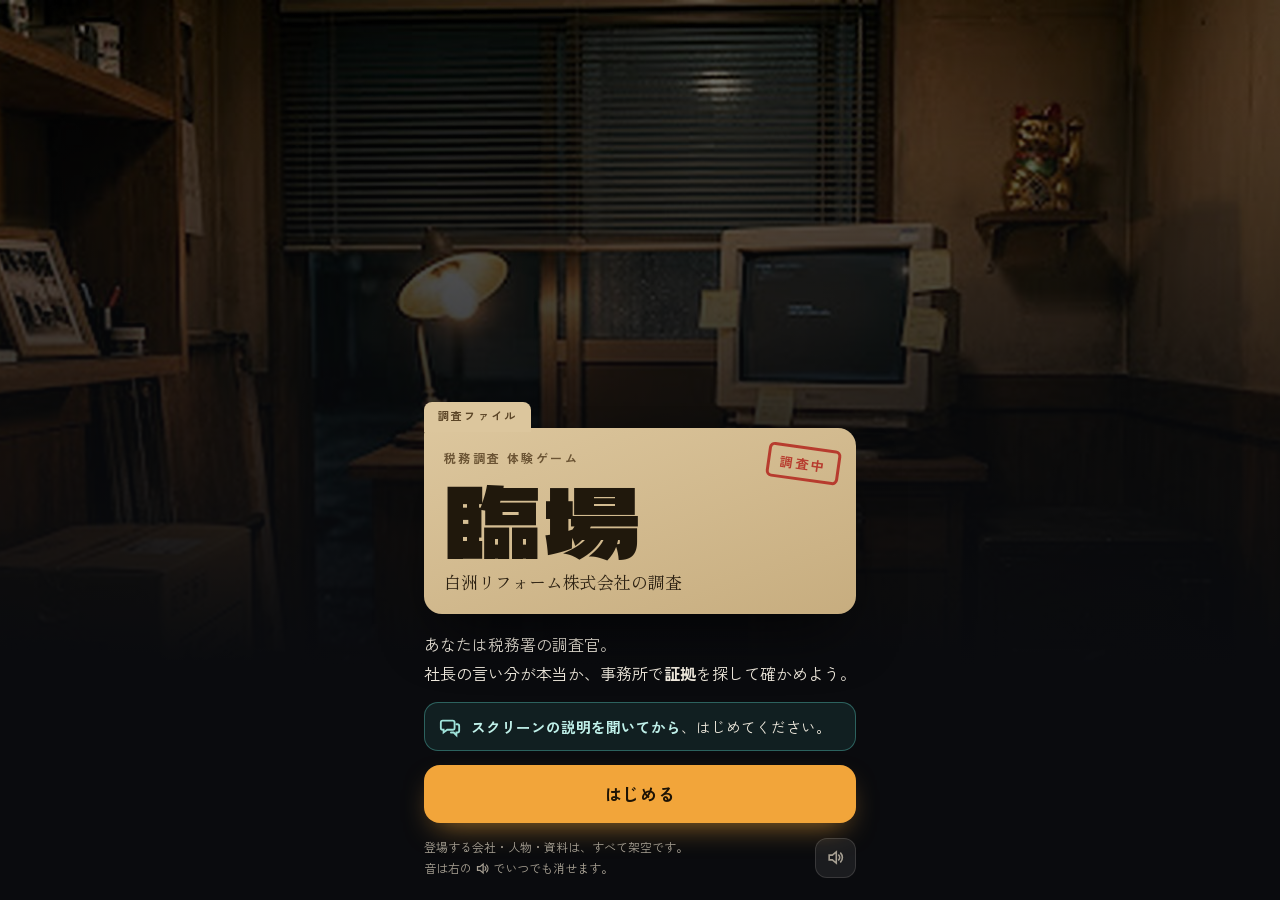
<file: index.html>
<!doctype html>
<html lang="ja">
<head>
<meta charset="utf-8">
<meta name="viewport" content="width=device-width,initial-scale=1,viewport-fit=cover">
<meta name="theme-color" content="#13161d">
<title>臨場 白洲リフォーム</title>
<meta name="description" content="会社の事務所で資料に当たりをつけ、社長の言い分を証拠で確かめる税務調査体験ゲーム（すべて架空）。">
<link rel="preconnect" href="https://fonts.googleapis.com">
<link rel="preconnect" href="https://fonts.gstatic.com" crossorigin>
<link rel="stylesheet" href="https://fonts.googleapis.com/css2?family=Dela+Gothic+One&family=Zen+Kaku+Gothic+New:wght@400;700&family=Zen+Kurenaido&family=Zen+Old+Mincho:wght@600&display=swap">
<link rel="stylesheet" href="css/app.css">
</head>
<body>
<header id="bar" hidden></header>
<main id="app"></main>
<div id="talkdim" hidden></div>
<div id="talk" hidden aria-live="polite"></div>
<div id="flash"></div>
<noscript><p style="padding:16px">このゲームを遊ぶには JavaScript をオンにしてください。</p></noscript>
<script src="js/case.js"></script>
<script src="js/audio.js"></script>
<script src="js/assets.js"></script>
<script src="js/vendor/three.min.js"></script>
<script src="js/scene3d.js"></script>
<script src="js/app.js"></script>
</body>
</html>
</file>
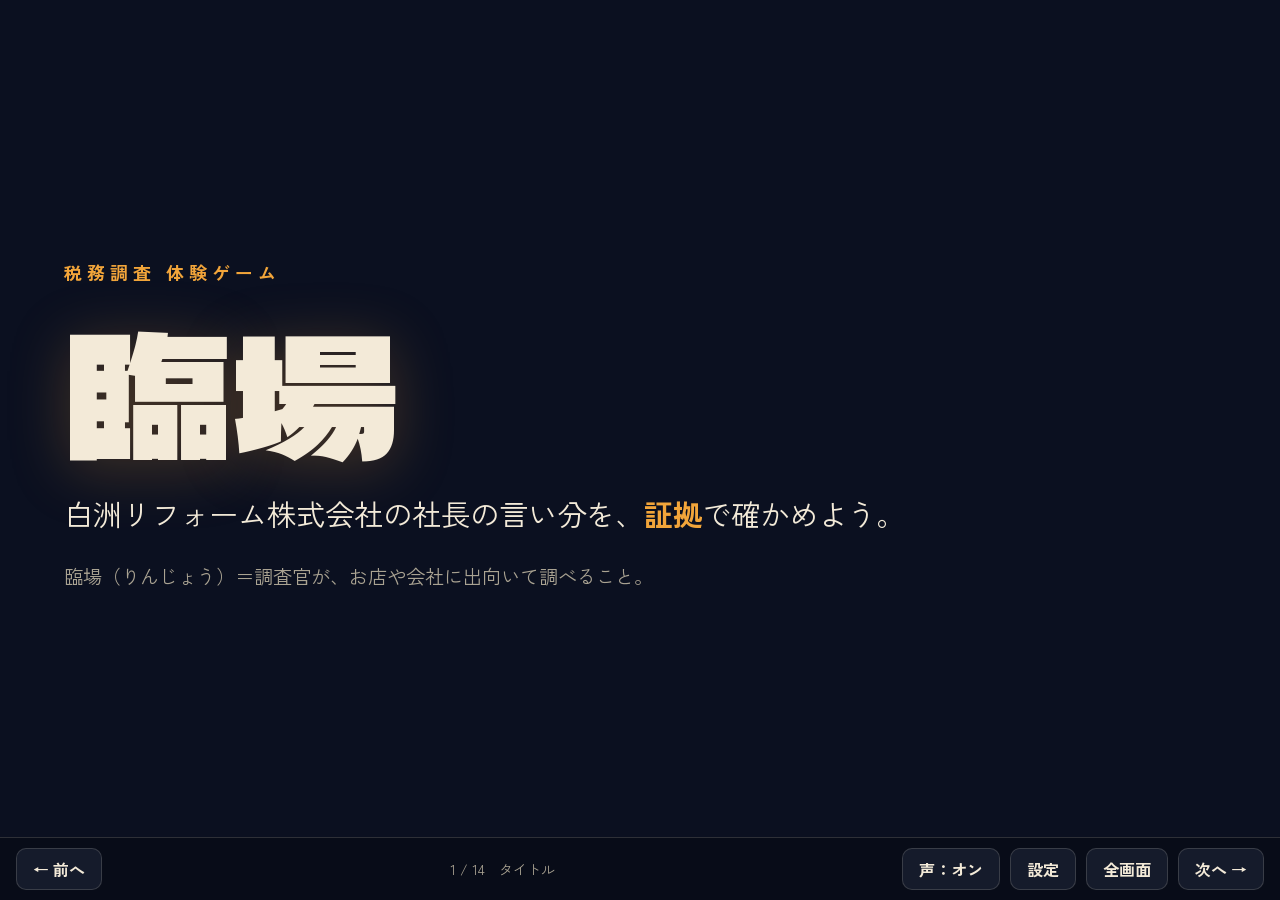
<file: host.html>
<!doctype html>
<html lang="ja">
<head>
<meta charset="utf-8">
<meta name="viewport" content="width=device-width,initial-scale=1,viewport-fit=cover">
<title>臨場 進行画面</title>
<link rel="preconnect" href="https://fonts.googleapis.com">
<link rel="preconnect" href="https://fonts.gstatic.com" crossorigin>
<link rel="stylesheet" href="https://fonts.googleapis.com/css2?family=Dela+Gothic+One&family=Zen+Kaku+Gothic+New:wght@400;700&family=Zen+Old+Mincho:wght@600&display=swap">
<style>
/* 投影用。司会がこの画面で全員に説明する。暗い1テーマに固定し、遠くからでも読める大きさにする */
:root{
  --night:#0b1020;--panel:#151b2b;--ink:#f3ead8;--dim:#aaa392;--amber:#f2a53a;--red:#e2553f;--teal:#4fb3a9;--paper:#f7f1e3;--paper-ink:#2b2620;--paper-dim:#776d5c;--paper-line:#d9cfba;--line:rgba(243,234,216,.16);
  --f-display:"Dela Gothic One","Hiragino Kaku Gothic StdN","Noto Sans JP",sans-serif;
  --f-body:"Zen Kaku Gothic New","Hiragino Sans","Noto Sans JP",system-ui,sans-serif;
  --f-paper:"Zen Old Mincho","Hiragino Mincho ProN","Noto Serif JP",serif;
  color-scheme:dark;
}
*{box-sizing:border-box}
[hidden]{display:none!important}
html,body{height:100%;margin:0}
body{background:var(--night);color:var(--ink);font-family:var(--f-body);display:flex;flex-direction:column;overflow:hidden}
button{font:inherit;color:inherit;cursor:pointer;border:0;background:none}
button:focus-visible{outline:3px solid var(--amber);outline-offset:3px}
.slide{display:none;flex:1;min-height:0;padding:4.5vh max(5vw,16px) 3vh;overflow:auto;flex-direction:column;gap:2.6vh;position:relative}
.slide.on{display:flex}
.slide>*{flex-shrink:0}
.kicker{font-size:clamp(12px,1.4vw,20px);letter-spacing:.28em;color:var(--amber);font-weight:700;margin:0}
h1{font-family:var(--f-display);font-weight:400;font-size:clamp(64px,13vw,200px);line-height:.95;margin:0;letter-spacing:.02em;text-shadow:0 8px 60px rgba(242,165,58,.25)}
h2{font-family:var(--f-display);font-weight:400;font-size:clamp(28px,4.4vw,68px);line-height:1.15;margin:0;letter-spacing:.02em}
h2 em{font-style:normal;color:var(--amber)}
.lead{font-size:clamp(18px,2.3vw,36px);line-height:1.6;margin:0}
.lead b,.big b{color:var(--amber)}
.center{justify-content:center}
.card{background:var(--panel);border:1px solid var(--line);border-radius:20px;padding:2.2vw;display:flex;flex-direction:column;gap:1vw;min-width:0}
.card h3{margin:0;font-size:clamp(20px,2.5vw,38px)}
.big{font-size:clamp(18px,2.2vw,34px);line-height:1.6;margin:0;padding-left:1.2em}
.note{font-size:clamp(14px,1.5vw,22px);color:var(--dim);margin:0;line-height:1.6}
.note b{color:var(--ink)}
.cols{display:grid;grid-template-columns:1fr 1fr;gap:3vw;align-items:start;min-height:0}
.fraud{display:grid;grid-template-columns:1fr 1fr;gap:2vw}
.fraud strong{font-family:var(--f-display);font-weight:400;font-size:clamp(24px,3.2vw,52px);color:var(--amber)}
/* 舞台 */
.stage{position:absolute;inset:0;background-size:cover;background-position:center 45%;filter:brightness(.42)}
.over{position:relative;display:flex;flex-direction:column;gap:2.4vh;flex:1;justify-content:flex-end}
.person{display:flex;gap:2vw;align-items:flex-end}
.person img{height:min(54vh,40vw);filter:drop-shadow(0 20px 40px rgba(0,0,0,.6))}
.person .card{flex:1;background:rgba(21,27,43,.9)}
/* 決算書 */
.paper{background:var(--paper);color:var(--paper-ink);border-radius:10px;padding:2vw;font-family:var(--f-paper)}
table.fs{width:100%;border-collapse:collapse;font-variant-numeric:tabular-nums;font-size:clamp(16px,1.9vw,30px)}
table.fs th,table.fs td{padding:.45em .4em;border-bottom:1px solid var(--paper-line);text-align:right;white-space:nowrap}
table.fs th:first-child{text-align:left;font-weight:600}
table.fs thead th{font-size:.7em;color:var(--paper-dim);font-family:var(--f-body)}
table.fs tr.sub th,table.fs tr.sub td{font-size:.85em;color:var(--paper-dim)}
table.fs tr.total th,table.fs tr.total td{border-top:2px solid var(--paper-ink);border-bottom:0;font-weight:700}
table.fs td.mark{color:#b2321f;font-weight:700;background:rgba(226,85,63,.12)}
.cap{font-size:clamp(12px,1.2vw,18px);color:var(--paper-dim);font-family:var(--f-body);margin:.8em 0 0}
.tancho{list-style:none;margin:0;padding:0;display:flex;flex-direction:column;gap:1.4vh}
.tancho li{padding:1.4vh 1.4vw;border-radius:14px;background:var(--panel);border-left:6px solid var(--amber);opacity:.18;transition:opacity .3s}
.tancho li.on{opacity:1}
.tancho b{display:block;font-size:clamp(18px,2.2vw,34px);color:var(--amber)}
.tancho span{font-size:clamp(14px,1.5vw,22px);color:#d7cfbf;line-height:1.5}
.step-btn{align-self:flex-start;padding:.6em 1.2em;border-radius:12px;background:var(--amber);color:#1b1206;font-weight:700;font-size:clamp(14px,1.5vw,22px)}
/* 言い分 */
.claims{display:flex;flex-direction:column;gap:1.8vh}
.claim{display:flex;gap:1.4vw;align-items:center;padding:1.8vh 1.6vw;border-radius:18px;background:#2a1916;border:1px solid rgba(226,85,63,.5)}
.cid{flex:none;display:grid;place-items:center;width:1.8em;height:1.8em;border-radius:.4em;background:var(--red);color:#fff;font-family:var(--f-display);font-size:clamp(20px,2.4vw,38px)}
.claim p{margin:0;font-family:var(--f-paper);font-size:clamp(20px,2.6vw,42px);line-height:1.45}
.boss-side{display:grid;grid-template-columns:auto 1fr;gap:3vw;align-items:end;flex:1;min-height:0}
.boss-side img{height:min(62vh,34vw);filter:drop-shadow(0 20px 40px rgba(0,0,0,.6))}
/* 進め方 */
.steps{list-style:none;margin:0;padding:0;display:flex;flex-direction:column;gap:1.6vh;counter-reset:s}
.steps li{counter-increment:s;display:grid;grid-template-columns:auto 1fr auto;gap:1.4vw;align-items:center;font-size:clamp(16px,2vw,32px);line-height:1.45;background:var(--panel);border:1px solid var(--line);border-radius:16px;padding:1.1vh 1.6vw}
.steps li::before{content:counter(s);font-family:var(--f-display);display:grid;place-items:center;width:1.8em;height:1.8em;border-radius:50%;background:var(--amber);color:#1b1206}
.steps b{color:var(--amber)}
.steps small{display:block;font-size:.62em;color:var(--dim);line-height:1.5}
.steps .min{font-family:var(--f-display);font-size:.8em;color:var(--dim)}
.consent{display:flex;gap:1.4vw;align-items:center;padding:1.6vh 1.6vw;border-radius:16px;border:2px solid var(--teal);background:rgba(79,179,169,.1)}
.consent b{color:#9fe3da}
/* QR */
.qrwrap{display:grid;grid-template-columns:auto 1fr;gap:4vw;align-items:center;flex:1;min-height:0}
.qr{background:#fff;padding:1.4vw;border-radius:18px;width:min(46vh,40vw);aspect-ratio:1;max-width:100%}
.qr svg{width:100%;height:100%;display:block}
.url{font-family:ui-monospace,Menlo,monospace;font-size:clamp(12px,1.4vw,22px);color:var(--dim);word-break:break-all}
/* タイマー */
.timer-wrap{display:grid;grid-template-columns:1.15fr 1fr;gap:3vw;align-items:center;flex:1;min-height:0}
.timer{font-family:var(--f-display);font-size:clamp(80px,16vw,260px);line-height:1;font-variant-numeric:tabular-nums;letter-spacing:.02em}
.timer.low{color:var(--red)}
.tbtns{display:flex;flex-wrap:wrap;gap:10px;margin-top:2vh}
.tbtns button{padding:.6em 1.2em;border-radius:12px;background:var(--panel);border:1px solid var(--line);font-size:clamp(14px,1.5vw,22px);font-weight:700}
.tbtns button.primary{background:var(--amber);color:#1b1206;border-color:var(--amber)}
.mini-claims{display:flex;flex-direction:column;gap:1.2vh}
.mini-claims div{display:flex;gap:1vw;align-items:center;font-family:var(--f-paper);font-size:clamp(16px,1.8vw,28px);line-height:1.4}
.mini-claims .cid{font-size:clamp(14px,1.5vw,24px)}
/* 答え合わせ */
.reveal-list{display:flex;flex-direction:column;gap:1.8vh}
.rv{display:grid;grid-template-columns:auto 1fr auto;gap:1.4vw;align-items:center;padding:1.6vh 1.6vw;border-radius:18px;background:var(--panel);border:1px solid var(--line)}
.rv .claim-t{font-family:var(--f-paper);font-size:clamp(18px,2.2vw,34px);line-height:1.4}
.rv .ans{grid-column:2/-1;display:none;flex-direction:column;gap:.6vh}
.rv.open .ans{display:flex}
.rv.open{border-color:var(--amber)}
.rv .ev{font-size:clamp(18px,2.2vw,34px);font-weight:700;color:var(--amber)}
.rv .why{font-size:clamp(14px,1.6vw,24px);color:#d7cfbf;line-height:1.55;margin:0}
.rv .boss{display:flex;gap:1vw;align-items:center;margin:0;font-family:var(--f-paper);font-size:clamp(14px,1.6vw,24px);color:#ffb3a6}
.rv .boss img{width:3em;height:3em;border-radius:12px;object-fit:cover;object-position:50% 8%;background:#2a1b17}
.rv button{padding:.5em 1.1em;border-radius:12px;background:var(--red);color:#fff;font-weight:700;font-size:clamp(14px,1.6vw,24px)}
.sum{display:grid;grid-template-columns:repeat(2,1fr);gap:2vw}
.sum .card strong{font-family:var(--f-display);font-weight:400;font-size:clamp(32px,5vw,80px);color:var(--amber);font-variant-numeric:tabular-nums}
.sum .card small{font-size:clamp(14px,1.6vw,24px);color:var(--dim)}
.flow3{display:grid;grid-template-columns:repeat(3,1fr);gap:2vw}
.flow3 .card strong{font-family:var(--f-display);font-weight:400;font-size:clamp(28px,4vw,64px);color:var(--amber)}
.flow3 .card small{font-size:clamp(14px,1.4vw,22px);color:var(--dim)}
/* 下のバー */
.bar{display:flex;align-items:center;gap:10px;padding:10px max(16px,env(safe-area-inset-right,0px)) calc(10px + env(safe-area-inset-bottom,0px)) max(16px,env(safe-area-inset-left,0px));border-top:1px solid var(--line);background:#080c18}
.bar button{padding:8px 16px;border-radius:10px;background:var(--panel);border:1px solid var(--line);font-weight:700}
.bar .count{flex:1;text-align:center;color:var(--dim);font-size:14px;font-variant-numeric:tabular-nums}
#cfg{position:fixed;inset:0;background:rgba(0,0,0,.7);display:grid;place-items:center;padding:16px}
#cfg>div{background:var(--panel);border:1px solid var(--line);border-radius:16px;padding:20px;width:min(36rem,100%);display:flex;flex-direction:column;gap:10px}
#cfg input{font:inherit;padding:10px;border-radius:8px;border:1px solid var(--line);background:#0b1020;color:var(--ink);width:100%}
@media (max-width:760px){.bar{gap:6px;padding-left:10px;padding-right:10px}.bar button{padding:8px 10px;white-space:nowrap;font-size:13px}#full{display:none}.bar .count{font-size:12px;white-space:nowrap;overflow:hidden;text-overflow:ellipsis;min-width:0}.qrwrap,.timer-wrap,.cols,.boss-side,.fraud,.sum,.flow3{grid-template-columns:1fr}.qr{width:min(70vw,320px)}.boss-side img,.person img{height:28vh}}
</style>
</head>
<body>
<!-- 1 -->
<section class="slide center" data-title="タイトル">
  <p class="kicker">税務調査 体験ゲーム</p>
  <h1>臨場</h1>
  <p class="lead">白洲リフォーム株式会社の社長の言い分を、<b>証拠</b>で確かめよう。</p>
  <p class="note">臨場（りんじょう）＝調査官が、お店や会社に出向いて調べること。</p>
</section>

<!-- 2 -->
<section class="slide" data-title="今日の仕事">
  <p class="kicker">MISSION</p>
  <h2>あなたは税務署の<em>調査官</em>です</h2>
  <p class="lead">会社のもうけ（<b>所得</b>）は「売上 − 経費」。もうけが大きいほど、税金も多くなります。<br>だから、こんなごまかしが起きることがあります。</p>
  <div class="fraud">
    <div class="card"><strong>売上除外</strong><p class="lead">売上を帳簿に書かずに隠す</p></div>
    <div class="card"><strong>架空経費</strong><p class="lead">ありもしない経費を足す</p></div>
  </div>
  <p class="note">これから出てくる会社・人物・資料は、すべて架空です。</p>
</section>

<!-- 3 -->
<section class="slide" data-title="今日の会社">
  <div class="stage" data-bg="office"></div>
  <div class="over">
    <p class="kicker">THE COMPANY</p>
    <div class="person"><img data-ch="boss_grin" alt="白洲社長">
      <div class="card"><h3>白洲リフォーム株式会社　白洲 守 社長</h3>
        <p class="lead">家の修理やリフォームをする小さな会社。お客さんには<b>現金で払う人</b>も多く、帳簿は<b>全部、社長が1人で</b>つけています。<br>今期の申告は「赤字」でした。</p></div></div>
  </div>
</section>

<!-- 4 -->
<section class="slide" data-title="端緒（不審な点）">
  <p class="kicker">STEP 0　端緒（たんちょ）</p>
  <h2>決算書から見える<em>不審な点</em></h2>
  <div class="cols">
    <div class="paper" id="statement"></div>
    <div style="display:flex;flex-direction:column;gap:1.6vh">
      <ul class="tancho" id="tancho"></ul>
      <button class="step-btn" id="tancho-next">次の点を見せる</button>
    </div>
  </div>
  <p class="note"><b>端緒</b>＝調べるきっかけになる、不審な点のこと。ここから「どこを調べるか」を考えます。</p>
</section>

<!-- 5 -->
<section class="slide" data-title="社長の言い分">
  <p class="kicker">THE CLAIMS</p>
  <h2>社長の<em>言い分</em>はこの3つ</h2>
  <div class="boss-side"><img data-ch="boss_smug" alt="白洲社長"><div class="claims" id="claims"></div></div>
  <p class="note">この言い分を<b>証拠でくずす</b>のが、今日のミッションです。</p>
</section>

<!-- 6 -->
<section class="slide" data-title="進め方">
  <p class="kicker">HOW TO PLAY</p>
  <h2>この順で進めます</h2>
  <ol class="steps">
    <li><span><b>作戦を立てる</b><small>事務所には資料が<b>約30点</b>。見られるのは1人<b>6点</b>まで。どの資料を見れば確かめられるか、<b>当たり</b>（見当）の付け方を班で相談する。</small></span><span class="min">3分</span></li>
    <li><span><b>調べる</b><small>相談しながら、各自のスマホで資料を見る。見つけたことはすぐ班に伝える。</small></span><span class="min">10分</span></li>
    <li><span><b>代表が示す</b><small>見つけたことを持ち寄り、<b>代表</b>が言い分ごとに決め手の資料を1つ選んで、社長に示す。</small></span><span class="min">5分</span></li>
    <li><span><b>答え合わせ</b><small>この画面で、決め手になった証拠を確かめます。</small></span><span class="min">5分</span></li>
  </ol>
  <div class="consent"><p class="lead" style="font-size:clamp(16px,1.9vw,30px)">見るときは、まず社長に<b>お願いして承諾をもらいます</b>。<br><span class="note">これはゲームです。実際の税務調査でも、書類を見せてもらう・机や金庫を開けてもらうときは、必ず相手の<b>明示の承諾</b>を得ます。調査官が勝手に開けたり、お金に触れたりはしません。</span></p></div>
</section>

<!-- 7 -->
<section class="slide" data-title="QRを読み取る">
  <p class="kicker">JOIN</p>
  <h2>スマホでQRを読み取ってください</h2>
  <div class="qrwrap">
    <div class="qr" id="qr"></div>
    <div style="display:flex;flex-direction:column;gap:2vh;min-width:0">
      <p class="lead">開いたら<b>「はじめる」</b>を押し、「事務所に入る」まで進みます。</p>
      <p class="lead">音が出ます。消したいときは、画面右上の<b>音のボタン</b>を押してください。</p>
      <div class="url" id="url"></div>
    </div>
  </div>
</section>

<!-- 8 -->
<section class="slide" data-title="作戦タイム" data-min="3">
  <p class="kicker">1　STRATEGY</p>
  <h2>作戦タイム：どの資料を見る？</h2>
  <div class="timer-wrap">
    <div><div class="timer">03:00</div><div class="tbtns"></div></div>
    <div class="card"><h3>班で相談しよう</h3><ol class="big">
      <li>スマホで<b>資料の一覧</b>をながめる（まだ見ない）</li>
      <li>言い分ごとに「<b>どんな資料なら</b>確かめられる？」</li>
      <li><b>だれが、どれを見るか</b>決める。気になる資料に★</li></ol></div>
  </div>
</section>

<!-- 9 -->
<section class="slide" data-title="調べる" data-min="10">
  <p class="kicker">2　INVESTIGATION</p>
  <h2>調べる（1人6点まで）</h2>
  <div class="timer-wrap">
    <div><div class="timer">10:00</div><div class="tbtns"></div></div>
    <div class="card"><h3>社長の言い分</h3><div class="mini-claims"></div>
      <p class="note">見つけたことは<b>すぐ班に伝えて</b>、次に見る資料を決め直そう。迷ったらスマホの<b>「ヒント」</b>へ。</p></div>
  </div>
</section>

<!-- 9 -->
<section class="slide" data-title="代表が示す" data-min="5">
  <p class="kicker">3　DISCUSSION</p>
  <h2>持ち寄って、代表が資料を示す</h2>
  <div class="timer-wrap">
    <div><div class="timer">05:00</div><div class="tbtns"></div></div>
    <div class="card"><h3>やること</h3><ol class="big">
      <li>1人ずつ、見つけたことを<b>読み上げる</b></li>
      <li><b>代表を1人</b>決める<br><span class="note">決まらなければ、誕生日がいちばん近い人</span></li>
      <li>代表が言い分ごとに<b>資料を1つ</b>選び、「社長に示す」</li></ol></div>
  </div>
</section>

<!-- 10 -->
<section class="slide" data-title="答え合わせ">
  <p class="kicker">4　ANSWER</p>
  <h2>答え合わせ</h2>
  <div class="reveal-list" id="reveal"></div>
</section>

<!-- 11 -->
<section class="slide" data-title="結果">
  <p class="kicker">RESULT</p>
  <h2>白洲社長が隠していたもの</h2>
  <div class="sum">
    <div class="card"><small>売上除外（現金でもらった工事 6件）</small><strong>180万円</strong></div>
    <div class="card"><small>架空経費（海野工業への外注費 8回）</small><strong>240万円</strong></div>
    <div class="card"><small>申告した所得</small><strong style="color:var(--ink)">−40万円</strong></div>
    <div class="card"><small>正しい所得</small><strong>380万円</strong></div>
  </div>
  <p class="note">実際には、このあと正しい所得と税額を計算し直す手続きに進みます。</p>
</section>

<!-- 12 -->
<section class="slide" data-title="今日体験した仕事">
  <p class="kicker">OUR WORK</p>
  <h2>今日体験した仕事</h2>
  <div class="flow3">
    <div class="card"><strong>端緒</strong><small>たんちょ</small><p class="lead">決算書から<b>不審な点</b>に気づく</p></div>
    <div class="card"><strong>当たり</strong><small>あたり</small><p class="lead">どこに証拠がありそうか<b>見当をつける</b></p></div>
    <div class="card"><strong>立証</strong><small>りっしょう</small><p class="lead">言い逃れできない<b>証拠で示す</b></p></div>
  </div>
  <p class="lead">たくさんの資料から、<b>当たりをつけて</b>見る資料をしぼり、<b>班で伝え合う</b>ことで証拠がつながりました。</p>
  <p class="note">実際の調査でも、書類を見せてもらうときは必ず相手の<b>明示の承諾</b>を得ます。</p>
</section>

<!-- 13 -->
<section class="slide center" data-title="おわり">
  <h2 style="font-size:clamp(36px,7vw,110px)">ありがとうございました</h2>
  <p class="lead">登場した会社・人物・資料は、すべて架空です。</p>
</section>

<div class="bar">
  <button id="prev">← 前へ</button>
  <div class="count" id="count"></div>
  <button id="voice">声：オン</button>
  <button id="cfg-open">設定</button>
  <button id="full">全画面</button>
  <button id="next">次へ →</button>
</div>
<div id="cfg" hidden><div>
  <b>参加者が開くURL</b>
  <input id="cfg-url" type="url" inputmode="url">
  <p class="note">QRに使うURLです。ふつうは変える必要はありません。</p>
  <div style="display:flex;gap:8px;justify-content:flex-end"><button id="cfg-cancel">やめる</button><button id="cfg-save" style="color:var(--amber)">保存</button></div>
</div></div>

<script src="js/vendor/qrcode.js"></script>
<script src="js/case.js"></script>
<script src="js/assets.js"></script>
<script>
(function(){
  "use strict";
  const $=id=>document.getElementById(id);
  const C=window.CASE, A=window.ASSETS||{bg:{},ch:{}};
  const esc=t=>String(t).replace(/[&<>"]/g,c=>({"&":"&amp;","<":"&lt;",">":"&gt;",'"':"&quot;"}[c]));
  const strip=h=>String(h).replace(/<[^>]+>/g,"");
  const DEFAULT_URL="https://08032999026kon-cmyk.github.io/tax-audit-app-2/";

  /* 画像 */
  document.querySelectorAll("[data-bg]").forEach(el=>{const b=A.bg[el.dataset.bg];if(b)el.style.backgroundImage=`url('${b.src}')`;});
  document.querySelectorAll("[data-ch]").forEach(el=>{const c=A.ch[el.dataset.ch];if(c)el.src=c.src;});

  /* 声（voice/<id>.mp3 があれば流す） */
  let voiceOn=true,vEl=null;
  try{voiceOn=localStorage.getItem("rinjo-host:voice")!=="off";}catch(e){}
  function voice(id){if(vEl){try{vEl.pause();}catch(e){}vEl=null;}if(!id||!voiceOn)return;try{vEl=new Audio(`voice/${id}.mp3`);const p=vEl.play();p&&p.catch&&p.catch(()=>{});}catch(e){}}
  function paintVoice(){$("voice").textContent=voiceOn?"声：オン":"声：オフ";}
  $("voice").onclick=()=>{voiceOn=!voiceOn;try{localStorage.setItem("rinjo-host:voice",voiceOn?"on":"off");}catch(e){}if(!voiceOn)voice(null);paintVoice();};
  paintVoice();

  /* 端緒・言い分 */
  $("statement").innerHTML=C.statement;
  $("tancho").innerHTML=C.tancho.map(t=>`<li><b>${esc(t.big)}</b><span>${esc(t.text)}</span></li>`).join("");
  let tn=0;
  function paintTancho(){[...$("tancho").children].forEach((li,i)=>li.classList.toggle("on",i<tn));$("tancho-next").hidden=tn>=C.tancho.length;}
  $("tancho-next").onclick=()=>{tn++;paintTancho();};
  paintTancho();
  $("claims").innerHTML=C.claims.map(c=>`<div class="claim"><span class="cid">${c.id}</span><p>「${esc(c.text)}」</p></div>`).join("");
  document.querySelectorAll(".mini-claims").forEach(el=>el.innerHTML=C.claims.map(c=>`<div><span class="cid">${c.id}</span>「${esc(c.short)}」</div>`).join(""));

  /* 答え合わせ（1つずつ開く） */
  $("reveal").innerHTML=C.claims.map(c=>`<div class="rv" data-c="${c.id}"><span class="cid">${c.id}</span><span class="claim-t">「${esc(c.text)}」</span><button>答えを見る</button>
    <div class="ans"><span class="ev">決め手：${c.ok.map(id=>esc(C.doc(id).name)).join(" ／ ")}</span><p class="why">${esc(c.why)}</p>
    <p class="boss"><img data-ch="boss_panic" alt="">「${esc(c.win)}」</p></div></div>`).join("");
  $("reveal").querySelectorAll(".rv").forEach(rv=>{const b=rv.querySelector("button");b.onclick=()=>{rv.classList.add("open");b.hidden=true;rv.scrollIntoView({block:"nearest",behavior:"smooth"});voice(`boss_win_${rv.dataset.c}`);};});
  document.querySelectorAll("#reveal [data-ch]").forEach(el=>{const c=A.ch[el.dataset.ch];if(c)el.src=c.src;});

  /* QR */
  function gameUrl(){
    try{const s=localStorage.getItem("rinjo-host:url");if(s)return s;}catch(e){}
    if(/^https?:/.test(location.protocol)&&!/claude/.test(location.host)) return new URL("index.html",location.href).href.replace(/index\.html$/,"");
    return DEFAULT_URL;
  }
  function drawQr(){
    const u=gameUrl();$("url").textContent=u;const el=$("qr");
    if(typeof qrcode!=="function"){el.textContent=u;return;}
    const q=qrcode(0,"M");q.addData(u);q.make();el.innerHTML=q.createSvgTag({cellSize:4,margin:2,scalable:true});
  }
  drawQr();

  /* タイマー（スライドごと） */
  const fmt=s=>`${String(Math.floor(s/60)).padStart(2,"0")}:${String(s%60).padStart(2,"0")}`;
  document.querySelectorAll("[data-min]").forEach(sl=>{
    const total=+sl.dataset.min*60;let left=total,tid=null;
    const tEl=sl.querySelector(".timer"),bx=sl.querySelector(".tbtns");
    bx.innerHTML=`<button class="primary" data-t="start">スタート</button><button data-t="pause">一時停止</button><button data-t="plus">＋1分</button><button data-t="minus">−1分</button><button data-t="reset">リセット</button>`;
    const paint=()=>{tEl.textContent=fmt(left);tEl.classList.toggle("low",left<=60);};
    const stop=()=>{clearInterval(tid);tid=null;};
    const act={start(){if(tid)return;tid=setInterval(()=>{left=Math.max(0,left-1);paint();if(!left)stop();},1000);},pause:stop,plus(){left+=60;paint();},minus(){left=Math.max(0,left-60);paint();},reset(){stop();left=total;paint();}};
    bx.addEventListener("click",e=>{const b=e.target.closest("[data-t]");if(b)act[b.dataset.t]();});
    paint();
  });

  /* スライド */
  const slides=[...document.querySelectorAll(".slide")];let at=0;
  try{at=Math.min(slides.length-1,Math.max(0,+sessionStorage.getItem("rinjo-host:at")||0));}catch(e){}
  function show(n){at=Math.max(0,Math.min(slides.length-1,n));slides.forEach((s,i)=>s.classList.toggle("on",i===at));voice(null);
    $("count").textContent=innerWidth<760?`${at+1}/${slides.length}`:`${at+1} / ${slides.length}　${slides[at].dataset.title}`;try{sessionStorage.setItem("rinjo-host:at",at);}catch(e){}}
  show(at);
  $("prev").onclick=()=>show(at-1);$("next").onclick=()=>show(at+1);
  addEventListener("keydown",e=>{if(e.target.tagName==="INPUT")return;if(["ArrowRight","PageDown"].includes(e.key)){show(at+1);e.preventDefault();}if(["ArrowLeft","PageUp"].includes(e.key)){show(at-1);e.preventDefault();}});
  $("full").onclick=()=>{try{document.fullscreenElement?document.exitFullscreen():document.documentElement.requestFullscreen();}catch(e){}};

  /* 設定 */
  $("cfg-open").onclick=()=>{$("cfg-url").value=gameUrl();$("cfg").hidden=false;};
  $("cfg-cancel").onclick=()=>{$("cfg").hidden=true;};
  $("cfg-save").onclick=()=>{try{localStorage.setItem("rinjo-host:url",$("cfg-url").value.trim());}catch(e){}$("cfg").hidden=true;drawQr();};
})();
</script>
</body>
</html>
</file>
<file: css/app.css>
/* 臨場 v4 ― 司会主導。スクリーンで説明 → 各自が当たりをつけて調べる → 班で相談 → 答え合わせ（暗い机に紙の資料。1テーマ固定） */
:root{
  --desk:#13161d; --desk-2:#1b2029; --desk-3:#242a35;
  --ink:#f1ebdf; --dim:#a7a093; --line:rgba(241,235,223,.14);
  --amber:#f2a53a; --amber-ink:#1d1305; --red:#e2553f; --teal:#4fb3a9; --violet:#8f8cf0;
  --paper:#f7f2e6; --paper-2:#efe7d4; --paper-ink:#2a251e; --paper-dim:#776d5c; --paper-line:#d9cfba;
  --f-ui:"Zen Kaku Gothic New","Hiragino Sans","Noto Sans JP",system-ui,sans-serif;
  --f-doc:"Zen Old Mincho","Hiragino Mincho ProN","Noto Serif JP",serif;
  --f-hand:"Zen Kurenaido","Klee One","Hiragino Maru Gothic ProN",cursive;
  --f-disp:"Dela Gothic One","Hiragino Kaku Gothic StdN",sans-serif;
  --gx:max(16px,env(safe-area-inset-left,0px)); --gy:max(16px,env(safe-area-inset-right,0px));
  --top:calc(10px + env(safe-area-inset-top,0px)); --bot:calc(14px + env(safe-area-inset-bottom,0px));
  --role:var(--amber);
  color-scheme:dark;
}
*{box-sizing:border-box}
[hidden]{display:none!important}
html,body{height:100%;margin:0}
body{background:var(--desk);color:var(--ink);font-family:var(--f-ui);font-size:16px;line-height:1.65;-webkit-tap-highlight-color:transparent;touch-action:manipulation;-webkit-text-size-adjust:100%;
  background-image:radial-gradient(120% 80% at 50% -10%,#232a38 0%,transparent 60%),radial-gradient(80% 60% at 100% 110%,#1d1a16 0%,transparent 60%);background-attachment:fixed}
button{font:inherit;color:inherit;border:0;background:none;padding:0;cursor:pointer}
button:focus-visible{outline:2px solid var(--amber);outline-offset:3px}
b{font-weight:700}
.wrap{max-width:34rem;margin:0 auto;padding:0 var(--gx)}


/* ---------- ボタン・小物 ---------- */
.btn{display:flex;flex-direction:column;align-items:center;justify-content:center;gap:2px;width:100%;min-height:58px;padding:12px 18px;border-radius:16px;font-weight:700;font-size:17px;letter-spacing:.04em;transition:transform .12s ease,opacity .2s}
.btn:active{transform:scale(.97)}
.btn-main{background:var(--amber);color:var(--amber-ink);box-shadow:0 12px 30px -12px rgba(242,165,58,.7)}
.btn-red{background:var(--red);color:#fff;box-shadow:0 12px 30px -12px rgba(226,85,63,.7)}
.btn-ghost{background:rgba(255,255,255,.06);border:1px solid var(--line)}
.btn[disabled]{background:rgba(255,255,255,.08);color:var(--dim);box-shadow:none;pointer-events:none;border:0}
.btn small{font-weight:400;font-size:12px;opacity:.8;letter-spacing:0}
.ib{position:relative;display:inline-flex;align-items:center;justify-content:center;gap:5px;height:40px;min-width:40px;padding:0 10px;border-radius:12px;background:rgba(255,255,255,.07);border:1px solid var(--line);font-size:13px;font-weight:700}
.ib svg{width:19px;height:19px;flex:none}
.ib.off{color:var(--dim)}
.ib.hint{background:rgba(242,165,58,.14);border-color:rgba(242,165,58,.45);color:#ffd08a}
.ib .badge{position:absolute;top:-6px;right:-6px;min-width:19px;height:19px;padding:0 5px;border-radius:999px;background:var(--amber);color:var(--amber-ink);font-size:11px;display:grid;place-items:center}
.rt{display:inline-grid;place-items:center;width:26px;height:26px;border-radius:8px;background:var(--c);color:#fff;font-weight:700;font-size:13px;flex:none}
.eyebrow{font-size:12px;letter-spacing:.18em;color:var(--amber);font-weight:700;margin:0}
h1,h2,h3{margin:0;font-weight:700;line-height:1.35}
.empty{color:var(--dim);font-size:14px}
.back{color:var(--dim);font-size:14px;font-weight:700;padding:8px 0}
.top-row{display:flex;justify-content:space-between;align-items:center;margin-bottom:6px}

/* ---------- 画面の骨組み ---------- */
.screen{min-height:100dvh;padding-top:calc(var(--top) + 74px);padding-bottom:calc(var(--bot) + 110px);animation:scrIn .35s ease}
.screen.plain{padding-top:var(--top)}
@keyframes scrIn{from{opacity:0;transform:translateY(6px)}}
#bar{position:fixed;left:0;right:0;top:0;z-index:20;padding:var(--top) var(--gx) 10px;background:rgba(19,22,29,.96);backdrop-filter:blur(8px);-webkit-backdrop-filter:blur(8px);border-bottom:1px solid var(--line)}
#bar .row{max-width:34rem;margin:0 auto;display:flex;align-items:center;gap:8px}
#bar .where{flex:1;min-width:0;display:flex;align-items:baseline;gap:8px;white-space:nowrap;overflow:hidden}
#bar .sn{font-family:var(--f-disp);font-size:15px;color:var(--amber);letter-spacing:.04em}
#bar .sn i{font-style:normal;font-family:var(--f-ui);font-size:11px;color:var(--dim);margin-left:2px}
#bar .nm{font-weight:700;font-size:16px;overflow:hidden;text-overflow:ellipsis}
#bar .me{display:flex;gap:3px}
#bar .me .rt{width:22px;height:22px;font-size:11px;border-radius:6px}
.segs{max-width:34rem;margin:9px auto 0;display:grid;grid-template-columns:repeat(5,1fr);gap:4px}
.segs i{height:4px;border-radius:2px;background:rgba(255,255,255,.12)}
.segs i.on{background:var(--amber)}
@media (max-width:370px){.ib.hint span{display:none}#bar .me{display:none}}

/* いまやること（どの画面も同じ形） */
.mission{margin:4px 0 18px}
.mission h1{font-size:clamp(22px,6.4vw,27px);line-height:1.4;letter-spacing:.01em}
.mission h1 em{font-style:normal;color:var(--amber);background:linear-gradient(transparent 62%,rgba(242,165,58,.28) 62%)}
.mission p{margin:8px 0 0;font-size:15px;color:#cfc8ba;line-height:1.7}
.mission b{color:#ffd08a}

/* 下の大きなボタン */
.cta{position:fixed;left:0;right:0;bottom:0;z-index:15;padding:16px var(--gx) var(--bot);background:linear-gradient(0deg,var(--desk) 72%,rgba(19,22,29,0))}
.cta .in{max-width:34rem;margin:0 auto;display:flex;gap:8px}
.cta .btn-ghost:first-child:not(:only-child){flex:0 0 auto;width:auto;padding:0 18px}

/* ---------- タイトル ---------- */
#title{display:flex;flex-direction:column;justify-content:flex-end;min-height:100dvh;padding:var(--top) 0 calc(var(--bot) + 8px);position:relative;overflow:hidden}
#title .bg{position:absolute;inset:0;background-size:cover;background-position:58% 40%;filter:brightness(.5) saturate(.95)}
#title .bg::after{content:"";position:absolute;inset:0;background:linear-gradient(180deg,rgba(19,22,29,0) 0%,rgba(19,22,29,.6) 42%,var(--desk) 74%)}
#title .wrap{position:relative;display:flex;flex-direction:column;gap:14px}
.file{position:relative;padding:20px 20px 18px;border-radius:6px 18px 18px 18px;background:linear-gradient(160deg,#dcc69d,#c7ad7f);color:#2c2112;box-shadow:0 30px 60px -20px rgba(0,0,0,.7)}
.file::before{content:"調査ファイル";position:absolute;left:0;top:-26px;height:26px;padding:4px 14px 0;border-radius:8px 8px 0 0;background:#dcc69d;font-size:11px;letter-spacing:.2em;font-weight:700;color:#5b4527}
.file .kick{margin:0;font-size:12px;letter-spacing:.2em;font-weight:700;color:#6b5434}
.file h1{font-family:var(--f-disp);font-weight:400;font-size:clamp(60px,20vw,96px);line-height:1.05;letter-spacing:.04em;color:#20180c}
.file .case{font-family:var(--f-doc);font-size:17px}
.file .stamp{position:absolute;right:16px;top:18px;transform:rotate(8deg);padding:4px 10px;border:3px solid #b3261e;color:#b3261e;font-weight:700;letter-spacing:.2em;font-size:13px;border-radius:6px;opacity:.85}
.lead{font-size:16px;line-height:1.8;margin:2px 0 0}
.t-foot{font-size:12px;color:var(--dim);line-height:1.7;display:flex;gap:12px;align-items:center;justify-content:space-between}

/* ---------- 紙の資料 ---------- */
/* ---------- 紙の資料 ---------- */
.paper{position:relative;background:var(--paper);color:var(--paper-ink);border-radius:6px;padding:18px 16px 16px;font-family:var(--f-doc);
  box-shadow:0 1px 0 rgba(255,255,255,.6) inset,0 24px 50px -24px rgba(0,0,0,.8),0 2px 6px rgba(0,0,0,.25);
  background-image:linear-gradient(transparent 0,transparent 100%),radial-gradient(120% 90% at 0% 0%,rgba(255,255,255,.5),transparent 60%)}
.paper::after{content:"";position:absolute;inset:0;border-radius:inherit;pointer-events:none;box-shadow:inset 0 0 40px rgba(120,90,40,.12)}
.paper h3{font-family:var(--f-doc);font-size:18px;margin-bottom:10px}
.paper .tag{position:absolute;right:12px;top:-12px}
.paper p{margin:8px 0 0}
.cap{font-size:12px;color:var(--paper-dim);font-family:var(--f-ui)}
table.fs,table.ledger{width:100%;border-collapse:collapse;font-variant-numeric:tabular-nums;font-size:15px}
table.fs th,table.fs td{padding:9px 6px;border-bottom:1px solid var(--paper-line);text-align:right;white-space:nowrap}
table.fs th:first-child{text-align:left;font-weight:600}
table.fs thead th{font-size:12px;color:var(--paper-dim);font-weight:600;font-family:var(--f-ui)}
table.fs tr.sub th,table.fs tr.sub td{font-size:13px;color:var(--paper-dim)}
table.fs tr.total th,table.fs tr.total td{border-top:2px solid var(--paper-ink);border-bottom:0;font-weight:700}
table.fs.small{font-size:13px;margin-top:10px}
table.fs.small td{text-align:left}
table.ledger caption{text-align:left;font-weight:700;padding-bottom:6px}
table.ledger th,table.ledger td{padding:7px 6px;border-bottom:1px solid var(--paper-line);text-align:left;font-size:14px}
table.ledger th{font-size:12px;color:var(--paper-dim);font-family:var(--f-ui);font-weight:600}
table.ledger td:nth-child(n+3){text-align:right}
table.ledger.shift td:nth-child(n+2){text-align:center}
tr.hl td{background:rgba(226,85,63,.1);font-weight:700}
.hand,.hand *{font-family:var(--f-hand)!important}

.web{margin-top:14px;border:1px solid var(--paper-line);border-radius:8px;overflow:hidden;background:#fff;font-family:var(--f-ui)}
.web-bar{font-size:11px;padding:5px 10px;background:#ece6d8;color:var(--paper-dim)}
.web h4{margin:10px 12px 0;font-size:14px}
.web p{margin:4px 12px 12px;font-size:13px}
.line-chart svg{width:100%;height:auto;font-family:var(--f-ui);font-size:12px}
.line-chart .ax{stroke:var(--paper-ink);stroke-width:1}
.line-chart .ref{stroke:var(--paper-dim);stroke-dasharray:4 4}
.line-chart .reft{fill:var(--paper-dim);font-size:10.5px}
.line-chart .ln{fill:none;stroke:var(--paper-ink);stroke-width:2}
.line-chart circle{fill:var(--paper-ink)}
.line-chart .hot-t{fill:var(--red);font-weight:700}


/* ---------- シート（下からの紙・確認） ---------- */
.sheet{position:fixed;inset:0;z-index:40;display:flex;align-items:flex-end;justify-content:center;background:rgba(5,6,10,.7);backdrop-filter:blur(4px);-webkit-backdrop-filter:blur(4px);animation:fadeIn .2s ease}
@keyframes fadeIn{from{opacity:0}}
.sheet > .in{width:100%;max-width:34rem;max-height:92dvh;overflow:auto;padding:18px var(--gx) calc(var(--bot) + 8px);border-radius:22px 22px 0 0;background:var(--desk-2);border:1px solid var(--line);border-bottom:0;animation:up .32s cubic-bezier(.2,.9,.3,1)}
@keyframes up{from{transform:translateY(40px);opacity:0}}
.sheet .grab{width:40px;height:4px;border-radius:2px;background:rgba(255,255,255,.2);margin:0 auto 14px}
.sheet h2{font-size:19px;margin:4px 0 10px}
.sheet .acts{display:flex;flex-direction:column;gap:8px;margin-top:16px}
.ev-head{display:flex;align-items:center;gap:10px;margin-bottom:12px}
.ev-head .code.big{flex:none}
.ev-head p{margin:0;font-size:12.5px;color:var(--dim);line-height:1.5}
.note{margin-top:12px;display:flex;gap:10px;align-items:flex-start;padding:12px;border-radius:14px;background:rgba(255,255,255,.04);border:1px solid var(--line);font-size:14px}
.note img,.note canvas{flex:none;width:44px;height:44px;border-radius:10px;object-fit:cover;object-position:50% 12%;background:#1d2b45}
.note b{color:#ffc58a}
.consent-lede{font-size:14px;line-height:1.75;margin:0}
.consent-lede b{color:#ffc58a}
.disclaim{font-size:11.5px;color:var(--dim);margin-top:10px;line-height:1.6}

/* 台詞 */
#talk{position:fixed;inset:auto 0 0 0;z-index:50;padding:0 var(--gx) var(--bot);pointer-events:none}
#talk .box{pointer-events:auto;max-width:34rem;margin:0 auto;display:grid;grid-template-columns:56px 1fr;gap:12px;padding:14px;border-radius:18px;background:rgba(27,32,41,.97);border:1px solid var(--line);box-shadow:0 20px 50px -10px rgba(0,0,0,.8);cursor:pointer;animation:up .25s ease}
#talk .face{width:56px;height:56px;border-radius:14px;background:#1d2b45 center 12%/cover no-repeat}
#talk .who{font-size:11px;letter-spacing:.14em;color:var(--amber);font-weight:700}
#talk .say{font-size:16px;line-height:1.7;min-height:3.4em}
#talk .say b{color:#ffc58a}
#talk .next{grid-column:1/-1;text-align:right;font-size:11.5px;color:var(--dim)}
#talk.narr .box{grid-template-columns:1fr}
#talk.narr .face{display:none}
#talkdim{position:fixed;inset:0;z-index:45;background:rgba(5,6,10,.55)}

/* 対決の演出 */
#face-off{position:fixed;inset:0;z-index:48;background:radial-gradient(90% 70% at 50% 30%,#3a1d18,#0b0707 75%);display:flex;flex-direction:column;justify-content:flex-end;align-items:center;overflow:hidden}
#face-off img{position:absolute;bottom:0;left:50%;transform:translateX(-50%);height:min(78dvh,860px);filter:drop-shadow(0 20px 40px rgba(0,0,0,.7));transition:transform .3s}
#face-off.shock img{animation:shock .5s cubic-bezier(.2,1.8,.4,1)}
@keyframes shock{30%{transform:translateX(-50%) scale(1.06) translateY(-10px)}}
#face-off.smug img{animation:smug .9s ease}
@keyframes smug{25%{transform:translateX(-50%) rotate(-1.5deg)}75%{transform:translateX(-50%) rotate(1.2deg)}}
.thrust{position:absolute;bottom:calc(var(--bot) + 120px);left:50%;transform:translateX(-50%) rotate(-3deg);width:min(86vw,26rem);padding:14px 16px;border-radius:8px;background:var(--paper);color:var(--paper-ink);font-family:var(--f-doc);box-shadow:0 30px 60px rgba(0,0,0,.7);animation:thrust .5s cubic-bezier(.2,1.4,.4,1)}
.thrust small{display:block;font-family:var(--f-ui);font-size:11px;letter-spacing:.2em;color:var(--paper-dim)}
.thrust div{display:flex;gap:8px;align-items:center;margin-top:6px;font-size:15px;font-weight:700}
@keyframes thrust{from{transform:translateX(-50%) translateY(40vh) rotate(8deg) scale(.6)}}
.speed{position:absolute;inset:-20%;background:repeating-conic-gradient(from 0deg at 50% 40%,rgba(255,255,255,.08) 0 2deg,transparent 2deg 9deg);animation:spin 1.2s linear;opacity:0}
.speed.on{animation:speedOn .9s ease}
@keyframes speedOn{0%{opacity:0}20%{opacity:1}100%{opacity:0;transform:scale(1.2)}}
.banner{position:absolute;top:40%;left:0;right:0;text-align:center;font-family:var(--f-disp);font-size:clamp(54px,16vw,92px);color:#fff;letter-spacing:.06em;text-shadow:0 6px 0 var(--red),0 0 40px rgba(226,85,63,.8);animation:bannerIn .6s cubic-bezier(.2,1.6,.4,1)}
.banner small{display:block;font-family:var(--f-ui);font-size:14px;letter-spacing:.2em;text-shadow:none;color:#ffd7c9}
@keyframes bannerIn{from{transform:scale(2.4);opacity:0}}
#flash{position:fixed;inset:0;z-index:60;background:#fff;opacity:0;pointer-events:none}

/* ---------- 結果 ---------- */
.r-hero{text-align:center;padding:10px 0 14px}
.r-hero p{margin:14px 0 0}
.r-hero p b{font-size:24px}
.amounts .hl{color:var(--amber)}
.learn .cap{margin-top:10px}
.r-hero .stamp{display:inline-block;transform:rotate(-6deg);border:4px solid var(--red);color:var(--red);font-family:var(--f-disp);font-size:44px;padding:4px 18px;border-radius:10px;letter-spacing:.1em;animation:bannerIn .6s ease}
.skills{display:flex;flex-direction:column;gap:10px;margin:16px 0}
.skill{display:grid;grid-template-columns:1fr auto;gap:4px 12px;padding:14px;border-radius:14px;background:var(--desk-2);border:1px solid var(--line)}
.skill strong{font-size:15px}
.skill .stars{color:var(--amber);letter-spacing:.1em;font-size:18px}
.skill p{grid-column:1/-1;margin:0;font-size:13px;color:var(--dim)}
.learn{padding:16px;border-radius:16px;background:var(--paper);color:var(--paper-ink);font-family:var(--f-doc);margin:12px 0}
.learn h3{font-size:16px;margin-bottom:8px}
.learn ol{margin:0;padding-left:1.3em;font-size:14.5px;line-height:1.8}
.amounts{display:grid;grid-template-columns:1fr 1fr;gap:10px;margin:12px 0}
.amounts div{padding:14px;border-radius:14px;background:var(--desk-2);border:1px solid var(--line)}
.amounts small{display:block;font-size:12px;color:var(--dim)}
.amounts strong{font-size:22px;font-variant-numeric:tabular-nums}

#toast{position:fixed;left:50%;top:calc(var(--top) + 70px);transform:translateX(-50%);z-index:70;padding:10px 16px;border-radius:999px;background:rgba(27,32,41,.97);border:1px solid var(--line);font-size:13.5px;font-weight:700;white-space:nowrap;box-shadow:0 10px 30px rgba(0,0,0,.5);animation:toastIn 2.6s ease forwards}
@keyframes toastIn{0%{opacity:0;transform:translate(-50%,-8px)}10%,85%{opacity:1;transform:translate(-50%,0)}100%{opacity:0}}
.foot-act{position:fixed;left:0;right:0;bottom:0;z-index:15;padding:14px var(--gx) var(--bot);background:linear-gradient(0deg,rgba(19,22,29,.98) 70%,rgba(19,22,29,0))}
.foot-act .in{max-width:34rem;margin:0 auto;display:flex;gap:8px}
.foot-act .btn-ghost{flex:none;width:auto;padding:0 16px}
@media (prefers-reduced-motion:reduce){*{animation-duration:.01ms!important;transition-duration:.01ms!important}}

/* ---------- 証拠の紙もの ---------- */
.note .face-s{flex:none;width:44px;height:44px;border-radius:10px;background-color:#1d2b45;background-repeat:no-repeat}
.boss-card .say .key{margin-top:2px}
.hanko{display:inline-grid;place-items:center;min-width:30px;height:30px;padding:0 4px;margin-left:6px;border:2px solid #c0392b;border-radius:50%;color:#c0392b;font-size:12px;font-weight:700;transform:rotate(-8deg);font-family:var(--f-doc)!important}
.receipt-roll{width:200px;margin:0 auto;padding:14px 14px 18px;background:#fff;font-family:ui-monospace,Menlo,monospace;font-size:13px;display:flex;flex-direction:column;gap:3px;box-shadow:0 6px 16px rgba(0,0,0,.15);
  -webkit-mask:linear-gradient(#000 0 0) top/100% calc(100% - 8px) no-repeat,radial-gradient(circle 5px at 6px 100%,transparent 98%,#000) bottom/12px 8px repeat-x;mask:linear-gradient(#000 0 0) top/100% calc(100% - 8px) no-repeat,radial-gradient(circle 5px at 6px 100%,transparent 98%,#000) bottom/12px 8px repeat-x}
.receipt-roll em{font-style:normal;color:#c0392b;font-weight:700;border-top:1px dashed #999;padding-top:4px}
.calendar .cal{display:grid;grid-template-columns:repeat(7,1fr);gap:3px;margin:8px 0}
.calendar .cal span{min-height:40px;padding:2px 3px;border:1px solid var(--paper-line);font-size:11px;border-radius:3px;position:relative}
.calendar .cal span.sat{color:#2c5fb8;font-weight:700}
.calendar .cal i{display:block;font-style:normal;font-family:var(--f-hand);color:#c0392b;font-size:11px;line-height:1.1;margin-top:2px}
.calendar .hand{color:#c0392b;font-size:16px;margin:4px 0 0}
.order-slip{background:#fffdf4;border:1px solid var(--paper-line);padding:14px;font-size:17px;line-height:1.7;transform:rotate(-1.2deg);box-shadow:0 6px 14px rgba(0,0,0,.12);
  background-image:repeating-linear-gradient(transparent 0 28px,#e3dbc6 28px 29px)}
.order-slip .big{font-size:24px;color:#a8281c}
.envelope{position:relative;width:min(100%,260px);aspect-ratio:1.7;margin:0 auto 14px;background:#e7d3a8;border-radius:4px;box-shadow:0 8px 18px rgba(0,0,0,.2);display:flex;flex-direction:column;align-items:center;justify-content:center;gap:4px;
  background-image:linear-gradient(160deg,transparent 49.5%,rgba(0,0,0,.08) 50%,transparent 51%),linear-gradient(20deg,transparent 49.5%,rgba(0,0,0,.08) 50%,transparent 51%)}
.envelope span{font-family:var(--f-hand);font-size:44px;line-height:1;color:#2a2018}
.envelope small{font-family:var(--f-hand);font-size:12px;color:#5a4a36}
.envelope b{font-size:20px}
.receipt-mini{margin-top:12px;padding:10px 12px;border:1px solid var(--paper-line);background:#fff;font-size:16px;display:flex;align-items:center;gap:4px;flex-wrap:wrap}
.receipt-blank{display:flex;flex-direction:column;gap:8px;padding:16px;background:#fff;border:1px solid var(--paper-line);box-shadow:4px 4px 0 #f1ece0,8px 8px 0 #e8e1d0;font-size:15px}
.receipt-blank b{text-align:center;letter-spacing:.4em;font-size:20px}
.receipt-blank span{border-bottom:1px solid #bbb;padding-bottom:4px}
.receipt-blank em{font-style:normal;text-align:right;display:flex;align-items:center;justify-content:flex-end}
.receipt-blank small{font-family:var(--f-ui);font-size:12px;color:#a8281c;font-weight:700}
.photo-print{background:#fff;padding:10px 10px 14px;box-shadow:0 6px 14px rgba(0,0,0,.15);transform:rotate(1.5deg);width:min(100%,260px);margin:0 auto}
.photo-print .ph{aspect-ratio:4/3;background:linear-gradient(160deg,#c8a97a,#7c5a3a)}
.photo-print p{text-align:center;font-family:var(--f-hand);margin:8px 0 0}
#talk[hidden],#talkdim[hidden]{display:none!important}
@media (max-height:500px){.scene-strip{height:72px}.boss-card{min-height:110px}}

/* 登場人物 */
.cast{display:grid;grid-template-columns:1fr 1fr;gap:8px;margin:0 0 14px}
.cast>div{display:flex;gap:10px;align-items:center;padding:10px;border-radius:14px;background:var(--desk-2);border:1px solid var(--line)}
.cast .pic{flex:none;width:46px;height:52px;border-radius:10px;background-color:#2a1b17;background-repeat:no-repeat}
.cast .pic.team{display:grid;place-items:center;background:var(--amber);color:var(--amber-ink);font-weight:700;font-size:20px}
.cast p{margin:0;font-size:14px;line-height:1.35}
.cast small{display:block;font-size:11.5px;color:var(--dim);margin-top:2px}


/* ===================== v4 ===================== */
.segs.s3{grid-template-columns:repeat(3,1fr)}
.lede{font-size:15px;line-height:1.75;margin:0;color:#d9d2c4}
.lede b{color:#ffc58a}
.after{margin:12px 2px 0;font-size:13.5px;color:var(--dim);line-height:1.7}
.talk-badge{display:inline-flex;align-items:center;gap:8px;height:32px;padding:0 14px;border-radius:999px;background:rgba(79,179,169,.16);border:1px solid rgba(79,179,169,.55);color:#9fe3da;font-weight:700;font-size:13.5px;letter-spacing:.08em;margin-bottom:10px}
.talk-badge svg{width:18px;height:18px}
.talk-badge.lead{background:rgba(242,165,58,.16);border-color:rgba(242,165,58,.55);color:#ffd08a}
table.fs td.mark{color:#b2321f;font-weight:700;background:rgba(226,85,63,.1);border-radius:4px}

/* タイトル */
.wait-note{display:flex;gap:10px;align-items:center;padding:12px 14px;border-radius:14px;background:rgba(79,179,169,.12);border:1px solid rgba(79,179,169,.45);font-size:14.5px;line-height:1.6}
.wait-note svg{flex:none;width:22px;height:22px;color:#9fe3da}
.wait-note b{color:#bff0e9}
svg.inl{width:15px;height:15px;vertical-align:-3px}

/* 社長の言い分 */
.claims{display:flex;flex-direction:column;gap:10px}
.claim-card{display:flex;gap:12px;align-items:flex-start;padding:14px;border-radius:16px;background:#2a1916;border:1px solid rgba(226,85,63,.42)}
.cid{flex:none;display:inline-grid;place-items:center;width:30px;height:30px;border-radius:9px;background:var(--red);color:#fff;font-family:var(--f-disp);font-size:15px}
.claim-card small{display:block;font-size:11.5px;color:#f0a090;font-weight:700;letter-spacing:.1em}
.claim-card p{margin:2px 0 0;font-family:var(--f-doc);font-size:18px;line-height:1.55}
.words{margin-top:16px;border-radius:14px;background:var(--desk-2);border:1px solid var(--line);padding:0 16px}
.words summary{cursor:pointer;padding:14px 0;font-weight:700;font-size:14px;color:var(--dim)}
.words-lede{margin:0 0 8px;font-size:13.5px;color:var(--dim)}
.words-lede b{color:var(--ink)}
.tancho{list-style:none;margin:0 0 14px;padding:0;display:flex;flex-direction:column;gap:8px}
.tancho li{display:flex;flex-direction:column;padding:10px 12px;border-radius:12px;background:rgba(255,255,255,.04);border-left:4px solid var(--amber)}
.tancho b{font-size:15px;color:#ffd08a}
.tancho span{font-size:13.5px;color:#cfc8ba;line-height:1.6}
.rules{margin-top:16px;display:flex;flex-direction:column;gap:8px}
.rules>div{display:flex;gap:12px;align-items:flex-start;padding:12px 14px;border-radius:14px;background:var(--desk-2);border:1px solid var(--line)}
.rules .n{flex:none;width:28px;height:28px;border-radius:50%;display:grid;place-items:center;background:var(--amber);color:var(--amber-ink);font-family:var(--f-disp);font-size:14px}
.rules p{margin:0;font-size:14.5px;line-height:1.65}
.rules b{color:#ffd08a}

/* 場所えらび */
.left{display:flex;align-items:center;gap:12px;padding:12px 16px;border-radius:14px;background:rgba(242,165,58,.1);border:1.5px solid rgba(242,165,58,.5);margin-bottom:16px}
.left p{margin:0;font-weight:700;font-size:15px}
.left p b{font-family:var(--f-disp);font-weight:400;font-size:26px;color:var(--amber);margin:0 2px;vertical-align:-2px}
.left.zero{background:rgba(255,255,255,.05);border-color:var(--line)}
.left.zero p b{color:var(--dim)}
.dots4{display:flex;gap:5px}
.dots4 i{width:14px;height:14px;border-radius:50%;background:var(--amber)}
.dots4 i.used{background:transparent;border:2px solid rgba(255,255,255,.25)}
.area{margin-bottom:16px}
.area-head{position:relative;height:56px;border-radius:14px 14px 0 0;background-size:cover;background-position:center 55%;overflow:hidden;display:flex;align-items:center;padding:0 14px}
.area-head::before{content:"";position:absolute;inset:0;background:linear-gradient(90deg,rgba(10,10,14,.88),rgba(10,10,14,.4))}
.area-head span{position:relative;font-weight:700;font-size:16px;letter-spacing:.06em}
.spots{display:flex;flex-direction:column;border:1px solid var(--line);border-top:0;border-radius:0 0 14px 14px;overflow:hidden}
.spot{display:flex;align-items:center;gap:12px;padding:13px 14px;background:var(--desk-2);text-align:left;width:100%;border-top:1px solid var(--line);min-height:62px}
.spot:first-child{border-top:0}
.spot .ic{flex:none;width:36px;height:36px;border-radius:10px;display:grid;place-items:center;background:rgba(255,255,255,.06);color:var(--dim)}
.spot .ic svg{width:19px;height:19px}
.spot .tx{flex:1;min-width:0;display:flex;flex-direction:column}
.spot .tx b{font-size:15.5px}
.spot .tx small{font-size:12px;color:var(--dim)}
.spot.seen .ic{background:rgba(79,179,169,.2);color:var(--teal)}
.spot.lock{opacity:.45}
.spot:active{background:var(--desk-3)}
.ctag{flex:none;display:inline-block;padding:2px 9px;border-radius:999px;background:rgba(226,85,63,.18);color:#ffb3a6;font-size:11.5px;font-weight:700;margin-left:6px}
.ctag.none{background:rgba(255,255,255,.08);color:var(--dim)}

/* 1か所を調べる */
.scene{position:relative;height:112px;border-radius:18px;background-size:cover;background-position:center 55%;overflow:hidden;margin-bottom:12px;display:flex;align-items:flex-end;gap:10px;padding:12px}
.scene::before{content:"";position:absolute;inset:0;background:linear-gradient(90deg,rgba(10,10,14,.85),rgba(10,10,14,.35))}
.scene .boss{position:relative;flex:none;width:70px;height:86px;border-radius:14px;background-repeat:no-repeat;background-color:#2a1b17;border:2px solid rgba(255,255,255,.15)}
.scene p{position:relative;margin:0;font-family:var(--f-doc);font-size:15px}
.scene small{display:block;font-family:var(--f-ui);font-size:11px;color:#f0a090;font-weight:700;margin-top:2px}
.consent{margin:12px 0 4px;padding:16px;border-radius:16px;background:rgba(255,255,255,.05);border:1px solid var(--line)}
.consent .tag{display:inline-block;padding:3px 10px;border-radius:999px;background:var(--teal);color:#06201d;font-size:12px;font-weight:700}
.consent p{margin:8px 0 0;font-size:14px;color:var(--dim)}
.consent blockquote{margin:6px 0 0;font-family:var(--f-doc);font-size:18px;line-height:1.7}
.disclaim b{color:var(--ink)}
.noticed{margin-top:14px;padding:14px 16px;border-radius:16px;background:rgba(242,165,58,.1);border:1.5px solid rgba(242,165,58,.5)}
.noticed small{font-weight:700;color:#ffd08a;font-size:12.5px;letter-spacing:.1em}
.noticed p{margin:4px 0 0;font-size:16px;line-height:1.7}
.noticed p b{color:#ffc58a}
h2.q{font-size:17px;margin:22px 0 10px}
.pickc{display:grid;grid-template-columns:1fr 1fr;gap:8px}
.pickc button{display:flex;align-items:center;gap:8px;text-align:left;padding:12px;border-radius:14px;background:var(--desk-2);border:1.5px solid var(--line);font-size:14px;font-weight:700;line-height:1.35;min-height:58px}
.pickc button.none .cid{background:rgba(255,255,255,.12)}
.pickc button[aria-pressed="true"]{border-color:var(--amber);background:rgba(242,165,58,.14)}

/* 班で相談 */
.tells{display:flex;flex-direction:column;gap:8px}
.tell{display:flex;gap:12px;align-items:flex-start;padding:14px;border-radius:14px;background:var(--paper);color:var(--paper-ink);box-shadow:0 10px 24px -16px rgba(0,0,0,.8)}
.tell .no{flex:none;width:26px;height:26px;border-radius:50%;display:grid;place-items:center;background:var(--amber);color:var(--amber-ink);font-weight:700;font-size:13px;margin-top:2px}
.tell small{display:flex;flex-wrap:wrap;align-items:center;gap:2px;font-size:12px;color:var(--paper-dim);font-weight:700}
.tell small .ctag{background:#f3d6cf;color:#a8281c}
.tell small .ctag.none{background:#e6dfcf;color:var(--paper-dim)}
.tell p{margin:4px 0 0;font-family:var(--f-doc);font-size:16.5px;line-height:1.7}
.tell p b{color:#a8281c}
.more{display:block;width:100%;margin-top:10px;padding:12px;border-radius:12px;border:1px dashed rgba(242,165,58,.5);color:#ffd08a;font-weight:700;font-size:14px}
.leader-box{margin-top:22px;padding:18px 16px;border-radius:18px;background:var(--desk-2);border:1.5px solid rgba(242,165,58,.5)}
.leader-box h2{font-size:19px;margin-bottom:6px}
.leader-box h2 b{color:var(--amber)}
.leader-box>p{margin:0 0 14px;font-size:14.5px;color:#cfc8ba;line-height:1.7}
.leader-box>p b{color:#ffd08a}

/* 班長の入力 */
.answers{display:flex;flex-direction:column;gap:16px}
.ans-row{display:flex;flex-direction:column;gap:6px}
.pickbtn{display:flex;align-items:center;gap:10px;padding:14px 16px;border-radius:14px;border:2px dashed rgba(255,255,255,.25);text-align:left;min-height:60px}
.pickbtn span{flex:none;font-size:12px;color:var(--dim);font-weight:700}
.pickbtn b{flex:1;font-size:16px;color:#ffd08a}
.pickbtn i{font-style:normal;font-size:12px;color:var(--dim)}
.pickbtn.set{border:2px solid var(--amber);background:rgba(242,165,58,.1)}
.pickbtn.set b{color:var(--ink)}
.grp{margin:16px 0 6px;font-size:12.5px;font-weight:700;letter-spacing:.1em;color:var(--dim)}
.choices{display:flex;flex-direction:column;gap:6px}
.choices button{display:flex;flex-direction:column;text-align:left;padding:12px 14px;border-radius:12px;background:var(--desk-3);border:1.5px solid var(--line)}
.choices button b{font-size:15px}
.choices button small{font-size:12px;color:#9fe3da}
.choices button[aria-pressed="true"]{border-color:var(--amber);background:rgba(242,165,58,.16)}
.sheet .claim-card{margin-bottom:4px}

/* 結果 */
.res-list{display:flex;flex-direction:column;gap:8px;margin:8px 0 14px}
.res-list>div{display:flex;align-items:center;gap:12px;padding:12px 14px;border-radius:14px;background:var(--desk-2);border:1px solid var(--line)}
.res-list p{flex:1;margin:0;font-family:var(--f-doc);font-size:16px;line-height:1.5}
.res-list small{display:block;font-family:var(--f-ui);font-size:12px;color:var(--dim)}
.res-list b{font-size:13px}
.res-list .win b{color:#9fe3da}
.res-list .miss b{color:var(--dim)}
.res-list .miss .cid{background:rgba(255,255,255,.14)}
.look-up{display:flex;gap:12px;align-items:center;padding:16px;border-radius:16px;background:rgba(79,179,169,.14);border:1.5px solid rgba(79,179,169,.5);margin-top:8px}
.look-up svg{flex:none;width:28px;height:28px;color:#9fe3da}
.look-up p{margin:0;font-size:15px;line-height:1.7}

/* ヒント */
.mori-say{display:flex;gap:12px;align-items:center;margin-bottom:12px}
.mori-say .pic{flex:none;width:52px;height:52px;border-radius:14px;background-color:#1d2b45;background-repeat:no-repeat}
.mori-say p{margin:0;font-size:14.5px;line-height:1.6}
.mori-say b{display:block;font-size:11.5px;letter-spacing:.14em;color:var(--amber)}
.hint-list{display:flex;flex-direction:column;gap:10px}
.hint-row{padding:12px 14px;border-radius:14px;background:var(--desk-3);border:1px solid var(--line)}
.h-q{display:flex;align-items:center;gap:8px;margin:0;font-weight:700;font-size:14.5px}
.h-q .cid{width:24px;height:24px;font-size:12px;border-radius:7px}
.h-a{margin:8px 0 0;padding-left:32px;font-size:14.5px;line-height:1.65;color:#ffd08a}
.h-more{margin:8px 0 0 32px;padding:7px 14px;border-radius:999px;background:rgba(242,165,58,.16);border:1px solid rgba(242,165,58,.5);color:#ffd08a;font-size:13px;font-weight:700}

/* ===================== v5：資料がたくさん ===================== */
.mark-help{margin:-6px 0 14px;font-size:13px;color:var(--dim)}
.star{font-style:normal;color:rgba(255,255,255,.3)}
.star.on{color:var(--amber)}
.area-head{border-radius:14px}
.area{margin-bottom:20px}
.spotbox{margin-top:12px}
.sp-name{display:flex;align-items:center;gap:6px;margin:0 2px 8px;font-weight:700;font-size:15px}
.sp-name svg{width:16px;height:16px;color:var(--amber)}
.sp-name small{font-weight:400;font-size:12px;color:var(--dim);margin-left:4px}
.tiles{display:grid;grid-template-columns:repeat(auto-fill,minmax(150px,1fr));gap:8px}
.tile{position:relative;display:flex;flex-direction:column;justify-content:space-between;gap:4px;min-height:58px;padding:9px 12px;text-align:left;border-radius:6px 12px 12px 12px;background:var(--paper);color:var(--paper-ink);box-shadow:0 8px 18px -12px rgba(0,0,0,.9);font-family:var(--f-doc)}
.tile:nth-child(3n+2){transform:rotate(-.6deg)}
.tile:nth-child(3n){transform:rotate(.5deg)}
.tile .t-name{font-size:14.5px;font-weight:600;line-height:1.4}
.tile .t-foot{display:flex;align-items:center;gap:4px;flex-wrap:wrap;min-height:18px;font-family:var(--f-ui)}
.tile .ok{display:inline-flex;align-items:center;gap:2px;font-style:normal;font-size:11px;font-weight:700;color:#2f7f76}
.tile .ok svg{width:12px;height:12px}
.tile .ctag{margin-left:0;background:#f3d6cf;color:#a8281c}
.tile .ctag.none{background:#e6dfcf;color:var(--paper-dim)}
.tile .star{position:absolute;top:4px;right:8px;font-size:15px}
.tile.seen{background:#e9e2d2}
.tile.marked{box-shadow:0 0 0 2px var(--amber),0 8px 18px -12px rgba(0,0,0,.9)}
.tile.lock{opacity:.5}
.closed-doc{display:flex;gap:14px;align-items:center;padding:18px 16px;border-radius:16px;background:var(--paper);color:var(--paper-ink);margin-bottom:6px}
.closed-doc svg{flex:none;width:34px;height:34px;color:var(--paper-dim)}
.closed-doc p{margin:0;font-family:var(--f-doc);font-size:18px;line-height:1.5}
.closed-doc small{font-family:var(--f-ui);font-size:13px;color:var(--paper-dim)}
.closed-doc b{color:#a8281c}
.cta .star-btn{flex:0 0 auto;width:auto;padding:0 14px;font-size:14px}
.cta .star-btn.on{color:var(--amber);border-color:rgba(242,165,58,.6)}
/* 資料の見た目 */
.cert{display:flex;flex-direction:column;gap:6px;padding:16px;border:3px double #b7a57e;text-align:center;background:#fffdf6}
.cert b{font-size:18px;letter-spacing:.1em}
.cert small{color:var(--paper-dim);font-family:var(--f-ui)}
.poster{display:flex;flex-direction:column;align-items:center;gap:6px;padding:16px;background:#fff6d8;border:1px solid #e3d29a;transform:rotate(-1deg);font-family:var(--f-ui)}
.poster b{font-size:20px;color:#a8281c}
.poster .big{font-size:22px;font-weight:700}
.poster small{color:var(--paper-dim)}
.poster.plain{background:#fff;border-color:var(--paper-line);transform:none}
.poster.plain b{color:var(--paper-ink);font-size:16px}
.memo-note{display:flex;flex-direction:column;gap:4px;padding:14px 16px;background:#fff9c4;box-shadow:2px 3px 0 rgba(0,0,0,.08);transform:rotate(1deg);font-size:17px;width:min(100%,280px);margin:0 auto}
.memo-note b{color:#a8281c}
.biz{display:flex;flex-direction:column;gap:4px;padding:16px 18px;background:#fff;border:1px solid var(--paper-line);width:min(100%,300px);margin:0 auto;box-shadow:0 4px 10px rgba(0,0,0,.1)}
.biz small{font-family:var(--f-ui);color:var(--paper-dim)}
.biz b{font-size:18px}
.biz span{font-size:13px}
.bags{display:flex;gap:8px;justify-content:center}
.bags span{display:grid;place-items:center;text-align:center;width:88px;height:110px;border-radius:10px 10px 6px 6px;background:#b08a5a;color:#fff7e6;font-family:var(--f-ui);font-size:12px;font-weight:700;line-height:1.4;box-shadow:inset 0 -10px 0 rgba(0,0,0,.12)}

/* ===== v7：場所のカードと3Dの机・棚 ===== */
.spots{display:grid;gap:8px;margin:8px 0 18px}
.spotcard{display:grid;grid-template-columns:1fr auto;align-items:center;gap:2px 10px;width:100%;text-align:left;padding:14px 14px;border-radius:10px;border:1px solid var(--line);background:rgba(255,255,255,.04);color:var(--ink);font:inherit;cursor:pointer;min-height:64px}
.spotcard.has{border-color:rgba(241,235,223,.35)}
.spotcard .sc-name{font-weight:700;font-size:16px;display:flex;align-items:center;gap:6px}
.spotcard .sc-name svg{width:16px;height:16px}
.spotcard .sc-sub{grid-column:1;font-size:13px;color:var(--dim)}
.spotcard .sc-sub b{color:var(--ink);font-weight:600}
.spotcard .sc-go{grid-row:1/3;grid-column:2;font-size:26px;color:var(--dim)}
#s3d-host{margin:4px calc(-1 * var(--gx)) 6px}
#s3d-host:empty{display:none}
.s3d{position:relative;width:100%;overflow:hidden;background:#1c1a17}
.s3d canvas{display:block;width:100%!important;height:100%!important}
.s3d-labels{position:absolute;inset:0;pointer-events:none}
.s3d-label{position:absolute;transform:translate(-50%,-50%);pointer-events:auto;display:inline-flex;align-items:center;gap:3px;width:max-content;max-width:min(46%,10em);padding:5px 9px;border-radius:14px;text-align:center;border:0;background:rgba(20,18,15,.82);color:#f7f2e6;font:600 12.5px/1.25 var(--f-ui);box-shadow:0 2px 8px rgba(0,0,0,.45);cursor:pointer}
.s3d-label span{overflow:hidden;text-overflow:ellipsis}
.s3d-label i{font-style:normal;color:#7fd39a}
.s3d-label em{font-style:normal;color:#f2c14e}
.s3d-label.seen{background:rgba(35,70,48,.9)}
.s3d-label.lock{opacity:.55}
#s3d-host.on + .grp{margin-top:14px}
.s3d{touch-action:pan-y;user-select:none;-webkit-user-select:none}
.s3d-hint{margin:6px 0 0;font-size:12px;color:var(--dim);text-align:center}
#s3d-host:not(.on) + .s3d-hint{display:none}
.tilew{position:relative;display:grid}
.tilew .tile{padding-right:40px}
.tstar{position:absolute;top:4px;right:4px;width:36px;height:36px;border:0;border-radius:50%;background:transparent;color:var(--paper-dim);font-size:20px;line-height:1;cursor:pointer}
.tstar.on{color:#d99a12}
.tap-note{margin:8px 0 0;font-size:12.5px;color:var(--dim)}
#s3d-host.on ~ .mark-help{margin-top:8px}

/* ===== 何ページもある資料 ===== */
.book{position:relative;perspective:1200px}
.book .page{min-height:220px;touch-action:pan-y;box-shadow:3px 3px 0 -1px var(--paper-2),6px 6px 0 -2px var(--paper-line),0 14px 30px -18px rgba(0,0,0,.9)}
.book .pg-no{position:absolute;right:12px;bottom:6px;font:600 11px var(--f-ui);color:var(--paper-dim)}
.page.turn-next{animation:turnNext .32s ease-out;transform-origin:left center}
.page.turn-prev{animation:turnPrev .32s ease-out;transform-origin:right center}
@keyframes turnNext{from{transform:rotateY(-24deg) translateX(18px);opacity:.4}to{transform:none;opacity:1}}
@keyframes turnPrev{from{transform:rotateY(24deg) translateX(-18px);opacity:.4}to{transform:none;opacity:1}}
@media (prefers-reduced-motion:reduce){.page.turn-next,.page.turn-prev{animation:none}}
.pg-bar{display:grid;grid-template-columns:1fr auto 1fr;align-items:center;gap:8px;margin-top:12px}
.pg-bar span{font-size:13px;color:var(--dim);font-variant-numeric:tabular-nums}
.pg-btn{min-height:44px;border-radius:10px;border:1px solid var(--line);background:rgba(255,255,255,.06);color:var(--ink);font:600 14px var(--f-ui);cursor:pointer}
.pg-btn:last-child{border-color:var(--amber);color:var(--amber)}
.pg-btn:disabled{opacity:.3;border-color:var(--line);color:var(--dim)}
.pg-help{margin:6px 0 0;text-align:center;font-size:12px;color:var(--dim)}
.noticed.wait p{color:var(--dim)}
.pg-note{margin-top:10px;font-size:13px;font-family:var(--f-ui);color:var(--paper-dim)}
.receipt-mini + .receipt-mini{margin-top:8px}
</file>
